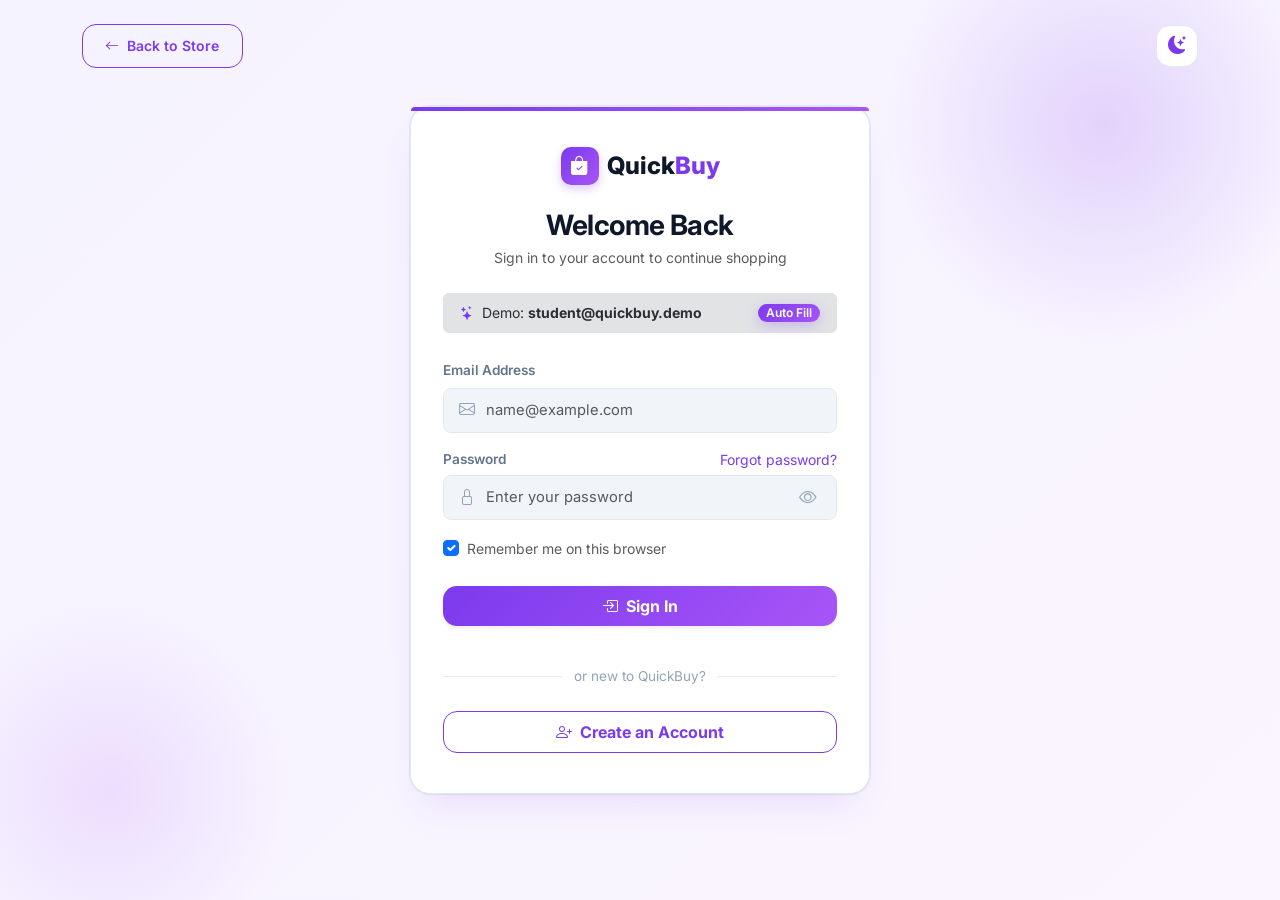
<file: login.html>
<!DOCTYPE html>
<html lang="en" data-bs-theme="light">
<head>
  <meta charset="UTF-8">
  <meta name="viewport" content="width=device-width, initial-scale=1.0">
  <title>Sign In — QuickBuy Smart Shopping</title>
  <meta name="description" content="Sign in to your QuickBuy account to access your saved wishlist, personalized smart picks, and express checkout.">

  <!-- Google Fonts: Inter -->
  <link rel="preconnect" href="https://fonts.googleapis.com">
  <link rel="preconnect" href="https://fonts.gstatic.com" crossorigin>
  <link href="https://fonts.googleapis.com/css2?family=Inter:wght@300;400;500;600;700;800&display=swap" rel="stylesheet">

  <!-- Bootstrap 5.3.3 CSS -->
  <link href="https://cdn.jsdelivr.net/npm/bootstrap@5.3.3/dist/css/bootstrap.min.css" rel="stylesheet">
  
  <!-- Bootstrap Icons 1.11.3 -->
  <link rel="stylesheet" href="https://cdn.jsdelivr.net/npm/bootstrap-icons@1.11.3/font/bootstrap-icons.min.css">

  <!-- Custom Stylesheet -->
  <link rel="stylesheet" href="style.css">
</head>
<body>

  <!-- Top Floating Navigation -->
  <header class="position-absolute top-0 start-0 end-0 p-3 p-md-4 z-3">
    <div class="container d-flex justify-content-between align-items-center">
      <a href="index.html" class="btn btn-sm btn-outline-purple d-inline-flex align-items-center gap-2">
        <i class="bi bi-arrow-left"></i>
        <span>Back to Store</span>
      </a>

      <!-- Theme Toggle Button -->
      <button class="nav-icon-btn" id="themeToggleBtn" title="Toggle Theme" aria-label="Toggle Theme">
        <i class="bi bi-moon-stars-fill text-purple" id="themeToggleIcon"></i>
      </button>
    </div>
  </header>

  <!-- Main Authentication Wrapper -->
  <main class="auth-wrapper">
    <div class="hero-glow-1"></div>
    <div class="hero-glow-2"></div>

    <div class="auth-card">
      <!-- Brand Logo -->
      <div class="text-center mb-4">
        <a href="index.html" class="auth-brand-logo">
          <span class="brand-icon-box">
            <i class="bi bi-bag-check-fill"></i>
          </span>
          <span>Quick<span class="text-purple">Buy</span></span>
        </a>
        <h3 class="fw-bold mb-1">Welcome Back</h3>
        <p class="text-muted small">Sign in to your account to continue shopping</p>
      </div>

      <!-- Quick Demo Credentials Box -->
      <div class="alert alert-secondary border py-2 px-3 small mb-4 d-flex justify-content-between align-items-center">
        <div>
          <i class="bi bi-stars text-purple me-1"></i>
          <span>Demo: <strong>student@quickbuy.demo</strong></span>
        </div>
        <button type="button" class="btn btn-sm btn-purple py-0 px-2" style="font-size: 0.75rem;" onclick="fillDemoCredentials()">
          Auto Fill
        </button>
      </div>

      <!-- Login Form -->
      <form id="loginForm" novalidate>
        <!-- Alert feedback -->
        <div id="loginAlertBox" class="d-none alert alert-danger py-2 px-3 small mb-3"></div>

        <!-- Email Field -->
        <div class="mb-3">
          <label for="loginEmail" class="form-label">Email Address</label>
          <div class="auth-input-group">
            <i class="bi bi-envelope auth-input-icon"></i>
            <input type="email" class="form-control auth-input" id="loginEmail" placeholder="name@example.com" required autocomplete="email">
          </div>
        </div>

        <!-- Password Field -->
        <div class="mb-3">
          <div class="d-flex justify-content-between align-items-center mb-1">
            <label for="loginPassword" class="form-label mb-0">Password</label>
            <a href="javascript:void(0)" class="small text-purple" data-bs-toggle="modal" data-bs-target="#forgotPasswordModal">
              Forgot password?
            </a>
          </div>
          <div class="auth-input-group">
            <i class="bi bi-lock auth-input-icon"></i>
            <input type="password" class="form-control auth-input pe-5" id="loginPassword" placeholder="Enter your password" required autocomplete="current-password">
            <button type="button" class="auth-password-toggle" id="togglePasswordBtn" aria-label="Toggle password visibility">
              <i class="bi bi-eye" id="togglePasswordIcon"></i>
            </button>
          </div>
        </div>

        <!-- Remember Me Checkbox -->
        <div class="form-check mb-4">
          <input class="form-check-input" type="checkbox" id="rememberMeCheckbox" checked>
          <label class="form-check-label small text-muted" for="rememberMeCheckbox">
            Remember me on this browser
          </label>
        </div>

        <!-- Submit Button -->
        <button type="submit" class="btn btn-purple w-100 py-2 fw-bold mb-3 shadow-sm" id="submitLoginBtn">
          <i class="bi bi-box-arrow-in-right me-1"></i> Sign In
        </button>
      </form>

      <!-- Divider -->
      <div class="auth-divider">or new to QuickBuy?</div>

      <!-- Register Link -->
      <div class="text-center">
        <a href="register.html" class="btn btn-outline-purple w-100 py-2 fw-bold">
          <i class="bi bi-person-plus me-1"></i> Create an Account
        </a>
      </div>
    </div>
  </main>

  <!-- ========================================================================
       FORGOT PASSWORD SIMULATION MODAL
       ======================================================================== -->
  <div class="modal fade" id="forgotPasswordModal" tabindex="-1" aria-labelledby="forgotPasswordModalLabel" aria-hidden="true">
    <div class="modal-dialog modal-dialog-centered">
      <div class="modal-content">
        <div class="modal-header">
          <h5 class="modal-title fw-bold" id="forgotPasswordModalLabel">
            <i class="bi bi-key-fill text-purple me-1"></i> Reset Password
          </h5>
          <button type="button" class="btn-close" data-bs-dismiss="modal" aria-label="Close"></button>
        </div>
        <form id="forgotPasswordForm">
          <div class="modal-body p-4">
            <p class="text-muted small mb-3">
              Enter your registered email address and we will simulate sending a password reset link to your inbox.
            </p>
            <div class="mb-3">
              <label for="resetEmail" class="form-label">Email Address</label>
              <input type="email" class="form-control" id="resetEmail" placeholder="name@example.com" required>
            </div>
          </div>
          <div class="modal-footer">
            <button type="button" class="btn btn-outline-secondary btn-sm" data-bs-dismiss="modal">Cancel</button>
            <button type="submit" class="btn btn-purple btn-sm px-3 fw-bold">
              Send Reset Link
            </button>
          </div>
        </form>
      </div>
    </div>
  </div>

  <!-- Toast Container -->
  <div class="toast-container position-fixed bottom-0 end-0 p-3" id="toastContainer"></div>

  <!-- Bootstrap 5.3.3 Bundle -->
  <script src="https://cdn.jsdelivr.net/npm/bootstrap@5.3.3/dist/js/bootstrap.bundle.min.js"></script>

  <!-- Login Logic Script -->
  <script>
    // Theme initialization
    const savedTheme = localStorage.getItem("quickbuy_theme");
    const systemPrefersDark = window.matchMedia && window.matchMedia("(prefers-color-scheme: dark)").matches;
    let currentTheme = savedTheme ? savedTheme : (systemPrefersDark ? "dark" : "light");
    document.documentElement.setAttribute("data-bs-theme", currentTheme);

    const themeToggleBtn = document.getElementById("themeToggleBtn");
    const themeIcon = document.getElementById("themeToggleIcon");
    if (themeIcon) {
      themeIcon.className = currentTheme === "dark" ? "bi bi-sun-fill text-warning" : "bi bi-moon-stars-fill text-purple";
    }

    if (themeToggleBtn) {
      themeToggleBtn.addEventListener("click", () => {
        currentTheme = currentTheme === "light" ? "dark" : "light";
        localStorage.setItem("quickbuy_theme", currentTheme);
        document.documentElement.setAttribute("data-bs-theme", currentTheme);
        if (themeIcon) {
          themeIcon.className = currentTheme === "dark" ? "bi bi-sun-fill text-warning" : "bi bi-moon-stars-fill text-purple";
        }
      });
    }

    // Toast helper
    function showToast(message, type = "info") {
      const container = document.getElementById("toastContainer");
      if (!container) return;
      const borderClass = type === "success" ? "border-success text-success" : type === "danger" ? "border-danger text-danger" : "border-purple text-purple";
      const iconClass = type === "success" ? "bi-check-circle-fill text-success" : type === "danger" ? "bi-exclamation-octagon-fill text-danger" : "bi-info-circle-fill text-purple";
      
      const toastEl = document.createElement("div");
      toastEl.className = `toast align-items-center custom-toast ${borderClass} border-2 show mb-2`;
      toastEl.innerHTML = `
        <div class="d-flex">
          <div class="toast-body d-flex align-items-center gap-2">
            <i class="bi ${iconClass} fs-5"></i>
            <span>${message}</span>
          </div>
          <button type="button" class="btn-close me-2 m-auto" data-bs-dismiss="toast"></button>
        </div>
      `;
      container.appendChild(toastEl);
      setTimeout(() => {
        toastEl.classList.remove("show");
        setTimeout(() => toastEl.remove(), 300);
      }, 3500);
    }

    // Toggle Password Visibility
    const togglePasswordBtn = document.getElementById("togglePasswordBtn");
    const passwordInput = document.getElementById("loginPassword");
    const togglePasswordIcon = document.getElementById("togglePasswordIcon");

    if (togglePasswordBtn && passwordInput && togglePasswordIcon) {
      togglePasswordBtn.addEventListener("click", () => {
        const isPassword = passwordInput.getAttribute("type") === "password";
        passwordInput.setAttribute("type", isPassword ? "text" : "password");
        togglePasswordIcon.className = isPassword ? "bi bi-eye-slash" : "bi bi-eye";
      });
    }

    // Auto-fill Demo Credentials
    function fillDemoCredentials() {
      document.getElementById("loginEmail").value = "student@quickbuy.demo";
      document.getElementById("loginPassword").value = "demo123";
      showToast("Demo credentials filled!", "info");
    }

    // Handle Login Form Submit
    const loginForm = document.getElementById("loginForm");
    const alertBox = document.getElementById("loginAlertBox");

    loginForm.addEventListener("submit", (e) => {
      e.preventDefault();
      alertBox.classList.add("d-none");

      const email = document.getElementById("loginEmail").value.trim().toLowerCase();
      const password = document.getElementById("loginPassword").value.trim();

      if (!email || !password) {
        alertBox.textContent = "Please enter both email address and password.";
        alertBox.classList.remove("d-none");
        return;
      }

      // Check registered users in localStorage
      const users = JSON.parse(localStorage.getItem("quickbuy_users")) || [];
      
      // Default demo user
      const isDemoUser = (email === "student@quickbuy.demo" && password === "demo123");
      const matchedUser = isDemoUser 
        ? { name: "Alex Student", email: "student@quickbuy.demo" }
        : users.find(u => u.email.toLowerCase() === email && u.password === password);

      if (matchedUser) {
        // Save current user session
        localStorage.setItem("quickbuy_current_user", JSON.stringify({
          name: matchedUser.name,
          email: matchedUser.email,
          loggedInAt: new Date().toISOString()
        }));

        showToast(`Welcome back, ${matchedUser.name}! Redirecting to store...`, "success");
        
        setTimeout(() => {
          window.location.href = "index.html";
        }, 1200);
      } else {
        alertBox.textContent = "Invalid email or password. Use demo credentials or create an account.";
        alertBox.classList.remove("d-none");
        showToast("Invalid credentials.", "danger");
      }
    });

    // Forgot Password Form Submit
    const forgotForm = document.getElementById("forgotPasswordForm");
    if (forgotForm) {
      forgotForm.addEventListener("submit", (e) => {
        e.preventDefault();
        const email = document.getElementById("resetEmail").value.trim();
        const modalEl = document.getElementById("forgotPasswordModal");
        const modal = bootstrap.Modal.getInstance(modalEl);
        if (modal) modal.hide();
        showToast(`Password reset link simulated for ${email}. Check your email!`, "success");
        forgotForm.reset();
      });
    }

    // Auto-fill email if passed in URL query param (e.g. from register.html?email=...)
    const urlParams = new URLSearchParams(window.location.search);
    const emailParam = urlParams.get("email");
    if (emailParam) {
      document.getElementById("loginEmail").value = emailParam;
      document.getElementById("loginPassword").focus();
    }
  </script>
</body>
</html>
</file>
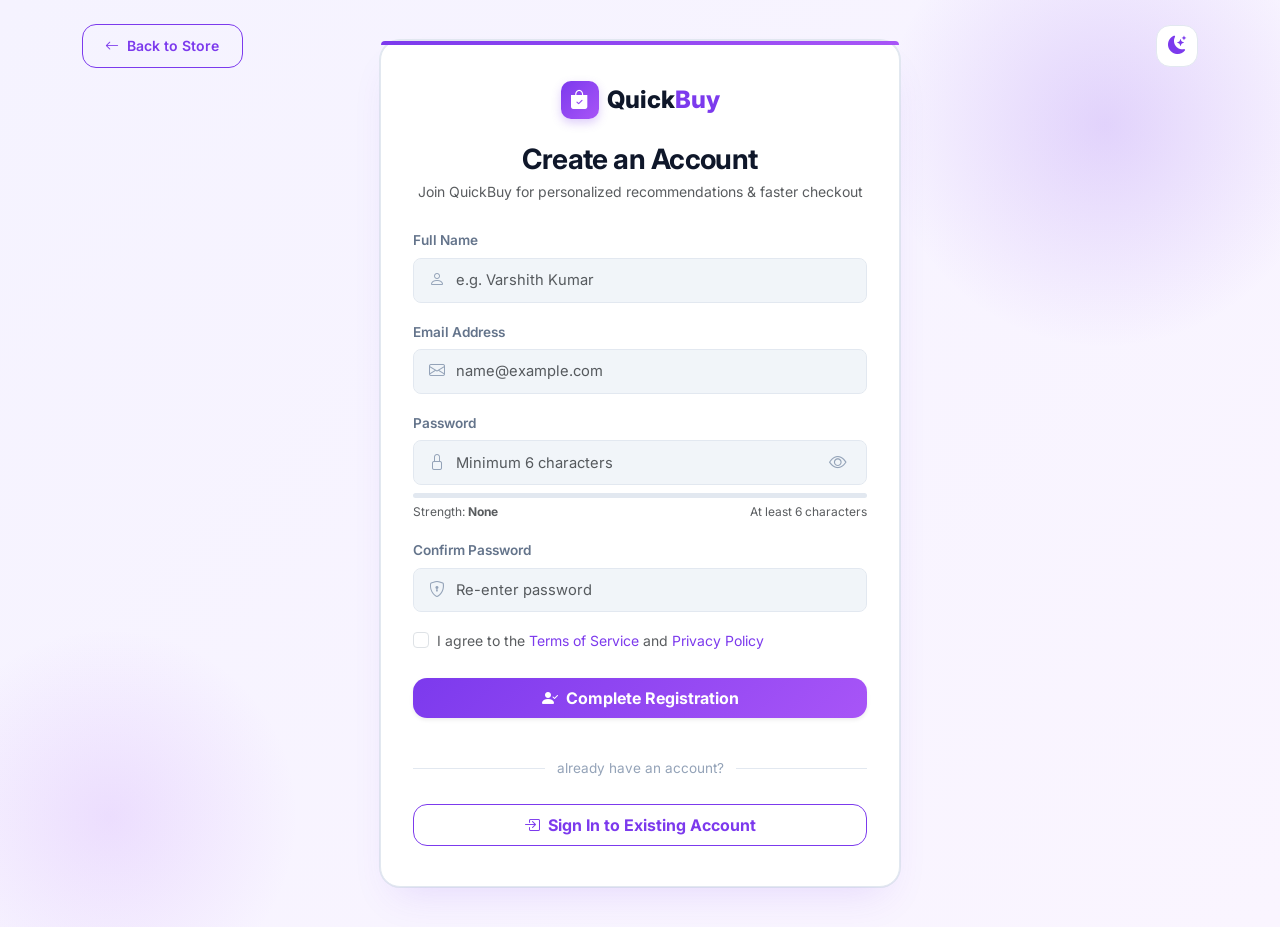
<file: register.html>
<!DOCTYPE html>
<html lang="en" data-bs-theme="light">
<head>
  <meta charset="UTF-8">
  <meta name="viewport" content="width=device-width, initial-scale=1.0">
  <title>Create Account — QuickBuy Smart Shopping</title>
  <meta name="description" content="Create a new QuickBuy account to enjoy personalized smart picks, express checkout, and persistent cart & wishlist.">

  <!-- Google Fonts: Inter -->
  <link rel="preconnect" href="https://fonts.googleapis.com">
  <link rel="preconnect" href="https://fonts.gstatic.com" crossorigin>
  <link href="https://fonts.googleapis.com/css2?family=Inter:wght@300;400;500;600;700;800&display=swap" rel="stylesheet">

  <!-- Bootstrap 5.3.3 CSS -->
  <link href="https://cdn.jsdelivr.net/npm/bootstrap@5.3.3/dist/css/bootstrap.min.css" rel="stylesheet">
  
  <!-- Bootstrap Icons 1.11.3 -->
  <link rel="stylesheet" href="https://cdn.jsdelivr.net/npm/bootstrap-icons@1.11.3/font/bootstrap-icons.min.css">

  <!-- Custom Stylesheet -->
  <link rel="stylesheet" href="style.css">
</head>
<body>

  <!-- Top Floating Navigation -->
  <header class="position-absolute top-0 start-0 end-0 p-3 p-md-4 z-3">
    <div class="container d-flex justify-content-between align-items-center">
      <a href="index.html" class="btn btn-sm btn-outline-purple d-inline-flex align-items-center gap-2">
        <i class="bi bi-arrow-left"></i>
        <span>Back to Store</span>
      </a>

      <!-- Theme Toggle Button -->
      <button class="nav-icon-btn" id="themeToggleBtn" title="Toggle Theme" aria-label="Toggle Theme">
        <i class="bi bi-moon-stars-fill text-purple" id="themeToggleIcon"></i>
      </button>
    </div>
  </header>

  <!-- Main Authentication Wrapper -->
  <main class="auth-wrapper">
    <div class="hero-glow-1"></div>
    <div class="hero-glow-2"></div>

    <div class="auth-card auth-card-wide">
      <!-- Brand Logo -->
      <div class="text-center mb-4">
        <a href="index.html" class="auth-brand-logo">
          <span class="brand-icon-box">
            <i class="bi bi-bag-check-fill"></i>
          </span>
          <span>Quick<span class="text-purple">Buy</span></span>
        </a>
        <h3 class="fw-bold mb-1">Create an Account</h3>
        <p class="text-muted small">Join QuickBuy for personalized recommendations & faster checkout</p>
      </div>

      <!-- Registration Form -->
      <form id="registerForm" novalidate>
        <!-- Alert feedback -->
        <div id="registerAlertBox" class="d-none alert alert-danger py-2 px-3 small mb-3"></div>

        <!-- Full Name -->
        <div class="mb-3">
          <label for="regName" class="form-label">Full Name</label>
          <div class="auth-input-group">
            <i class="bi bi-person auth-input-icon"></i>
            <input type="text" class="form-control auth-input" id="regName" placeholder="e.g. Varshith Kumar" required autocomplete="name">
          </div>
        </div>

        <!-- Email Address -->
        <div class="mb-3">
          <label for="regEmail" class="form-label">Email Address</label>
          <div class="auth-input-group">
            <i class="bi bi-envelope auth-input-icon"></i>
            <input type="email" class="form-control auth-input" id="regEmail" placeholder="name@example.com" required autocomplete="email">
          </div>
        </div>

        <!-- Password -->
        <div class="mb-3">
          <label for="regPassword" class="form-label">Password</label>
          <div class="auth-input-group">
            <i class="bi bi-lock auth-input-icon"></i>
            <input type="password" class="form-control auth-input pe-5" id="regPassword" placeholder="Minimum 6 characters" required autocomplete="new-password">
            <button type="button" class="auth-password-toggle" id="toggleRegPasswordBtn" aria-label="Toggle password visibility">
              <i class="bi bi-eye" id="toggleRegPasswordIcon"></i>
            </button>
          </div>
          <!-- Live Strength Meter -->
          <div class="password-strength-bar">
            <div id="passwordStrengthFill" class="password-strength-fill"></div>
          </div>
          <div class="d-flex justify-content-between small text-muted mt-1" style="font-size: 0.75rem;">
            <span>Strength: <strong id="passwordStrengthLabel">None</strong></span>
            <span>At least 6 characters</span>
          </div>
        </div>

        <!-- Confirm Password -->
        <div class="mb-3">
          <label for="regConfirmPassword" class="form-label">Confirm Password</label>
          <div class="auth-input-group">
            <i class="bi bi-shield-lock auth-input-icon"></i>
            <input type="password" class="form-control auth-input" id="regConfirmPassword" placeholder="Re-enter password" required autocomplete="new-password">
          </div>
          <div id="passwordMatchFeedback" class="small mt-1" style="font-size: 0.75rem;"></div>
        </div>

        <!-- Terms & Conditions Checkbox -->
        <div class="form-check mb-4">
          <input class="form-check-input" type="checkbox" id="agreeTermsCheckbox" required>
          <label class="form-check-label small text-muted" for="agreeTermsCheckbox">
            I agree to the <a href="javascript:void(0)" class="text-purple">Terms of Service</a> and <a href="javascript:void(0)" class="text-purple">Privacy Policy</a>
          </label>
        </div>

        <!-- Submit Button -->
        <button type="submit" class="btn btn-purple w-100 py-2 fw-bold mb-3 shadow-sm" id="submitRegisterBtn">
          <i class="bi bi-person-check-fill me-1"></i> Complete Registration
        </button>
      </form>

      <!-- Divider -->
      <div class="auth-divider">already have an account?</div>

      <!-- Login Link -->
      <div class="text-center">
        <a href="login.html" class="btn btn-outline-purple w-100 py-2 fw-bold">
          <i class="bi bi-box-arrow-in-right me-1"></i> Sign In to Existing Account
        </a>
      </div>
    </div>
  </main>

  <!-- Toast Container -->
  <div class="toast-container position-fixed bottom-0 end-0 p-3" id="toastContainer"></div>

  <!-- Bootstrap 5.3.3 Bundle -->
  <script src="https://cdn.jsdelivr.net/npm/bootstrap@5.3.3/dist/js/bootstrap.bundle.min.js"></script>

  <!-- Register Logic Script -->
  <script>
    // Theme initialization
    const savedTheme = localStorage.getItem("quickbuy_theme");
    const systemPrefersDark = window.matchMedia && window.matchMedia("(prefers-color-scheme: dark)").matches;
    let currentTheme = savedTheme ? savedTheme : (systemPrefersDark ? "dark" : "light");
    document.documentElement.setAttribute("data-bs-theme", currentTheme);

    const themeToggleBtn = document.getElementById("themeToggleBtn");
    const themeIcon = document.getElementById("themeToggleIcon");
    if (themeIcon) {
      themeIcon.className = currentTheme === "dark" ? "bi bi-sun-fill text-warning" : "bi bi-moon-stars-fill text-purple";
    }

    if (themeToggleBtn) {
      themeToggleBtn.addEventListener("click", () => {
        currentTheme = currentTheme === "light" ? "dark" : "light";
        localStorage.setItem("quickbuy_theme", currentTheme);
        document.documentElement.setAttribute("data-bs-theme", currentTheme);
        if (themeIcon) {
          themeIcon.className = currentTheme === "dark" ? "bi bi-sun-fill text-warning" : "bi bi-moon-stars-fill text-purple";
        }
      });
    }

    // Toast helper
    function showToast(message, type = "info") {
      const container = document.getElementById("toastContainer");
      if (!container) return;
      const borderClass = type === "success" ? "border-success text-success" : type === "danger" ? "border-danger text-danger" : "border-purple text-purple";
      const iconClass = type === "success" ? "bi-check-circle-fill text-success" : type === "danger" ? "bi-exclamation-octagon-fill text-danger" : "bi-info-circle-fill text-purple";
      
      const toastEl = document.createElement("div");
      toastEl.className = `toast align-items-center custom-toast ${borderClass} border-2 show mb-2`;
      toastEl.innerHTML = `
        <div class="d-flex">
          <div class="toast-body d-flex align-items-center gap-2">
            <i class="bi ${iconClass} fs-5"></i>
            <span>${message}</span>
          </div>
          <button type="button" class="btn-close me-2 m-auto" data-bs-dismiss="toast"></button>
        </div>
      `;
      container.appendChild(toastEl);
      setTimeout(() => {
        toastEl.classList.remove("show");
        setTimeout(() => toastEl.remove(), 300);
      }, 3500);
    }

    // Toggle Password Visibility
    const toggleRegPasswordBtn = document.getElementById("toggleRegPasswordBtn");
    const regPasswordInput = document.getElementById("regPassword");
    const toggleRegPasswordIcon = document.getElementById("toggleRegPasswordIcon");

    if (toggleRegPasswordBtn && regPasswordInput && toggleRegPasswordIcon) {
      toggleRegPasswordBtn.addEventListener("click", () => {
        const isPassword = regPasswordInput.getAttribute("type") === "password";
        regPasswordInput.setAttribute("type", isPassword ? "text" : "password");
        toggleRegPasswordIcon.className = isPassword ? "bi bi-eye-slash" : "bi bi-eye";
      });
    }

    // Live Password Strength Meter
    const strengthFill = document.getElementById("passwordStrengthFill");
    const strengthLabel = document.getElementById("passwordStrengthLabel");

    regPasswordInput.addEventListener("input", (e) => {
      const val = e.target.value;
      if (!val) {
        strengthFill.style.width = "0%";
        strengthLabel.textContent = "None";
        strengthLabel.className = "text-muted";
        return;
      }

      let score = 0;
      if (val.length >= 6) score++;
      if (/[A-Z]/.test(val) && /[0-9]/.test(val)) score++;
      if (/[^A-Za-z0-9]/.test(val) || val.length >= 10) score++;

      if (score === 1) {
        strengthFill.style.width = "33%";
        strengthFill.className = "password-strength-fill bg-danger";
        strengthLabel.textContent = "Weak";
        strengthLabel.className = "text-danger fw-bold";
      } else if (score === 2) {
        strengthFill.style.width = "66%";
        strengthFill.className = "password-strength-fill bg-warning";
        strengthLabel.textContent = "Medium";
        strengthLabel.className = "text-warning fw-bold";
      } else {
        strengthFill.style.width = "100%";
        strengthFill.className = "password-strength-fill bg-success";
        strengthLabel.textContent = "Strong";
        strengthLabel.className = "text-success fw-bold";
      }
    });

    // Live Password Confirmation Check
    const regConfirmInput = document.getElementById("regConfirmPassword");
    const matchFeedback = document.getElementById("passwordMatchFeedback");

    function checkPasswordMatch() {
      const pwd = regPasswordInput.value;
      const confirm = regConfirmInput.value;

      if (!confirm) {
        matchFeedback.innerHTML = "";
        return;
      }

      if (pwd === confirm) {
        matchFeedback.innerHTML = '<span class="text-success"><i class="bi bi-check-circle-fill me-1"></i> Passwords match!</span>';
      } else {
        matchFeedback.innerHTML = '<span class="text-danger"><i class="bi bi-x-circle-fill me-1"></i> Passwords do not match</span>';
      }
    }

    regPasswordInput.addEventListener("input", checkPasswordMatch);
    regConfirmInput.addEventListener("input", checkPasswordMatch);

    // Handle Form Submit
    const registerForm = document.getElementById("registerForm");
    const alertBox = document.getElementById("registerAlertBox");

    registerForm.addEventListener("submit", (e) => {
      e.preventDefault();
      alertBox.classList.add("d-none");

      const name = document.getElementById("regName").value.trim();
      const email = document.getElementById("regEmail").value.trim().toLowerCase();
      const password = regPasswordInput.value;
      const confirmPassword = regConfirmInput.value;
      const agreeTerms = document.getElementById("agreeTermsCheckbox").checked;

      // Validation
      if (!name || name.length < 2) {
        alertBox.textContent = "Please provide your full name (at least 2 characters).";
        alertBox.classList.remove("d-none");
        return;
      }

      const emailRegex = /^[^\s@]+@[^\s@]+\.[^\s@]+$/;
      if (!email || !emailRegex.test(email)) {
        alertBox.textContent = "Please provide a valid email address.";
        alertBox.classList.remove("d-none");
        return;
      }

      if (password.length < 6) {
        alertBox.textContent = "Password must be at least 6 characters long.";
        alertBox.classList.remove("d-none");
        return;
      }

      if (password !== confirmPassword) {
        alertBox.textContent = "Passwords do not match. Please verify.";
        alertBox.classList.remove("d-none");
        return;
      }

      if (!agreeTerms) {
        alertBox.textContent = "You must agree to the Terms of Service to register.";
        alertBox.classList.remove("d-none");
        return;
      }

      // Check if user already exists
      const users = JSON.parse(localStorage.getItem("quickbuy_users")) || [];
      const userExists = users.some(u => u.email.toLowerCase() === email) || email === "student@quickbuy.demo";

      if (userExists) {
        alertBox.textContent = "An account with this email address already exists. Please sign in.";
        alertBox.classList.remove("d-none");
        showToast("Email already registered.", "warning");
        return;
      }

      // Save new user
      const newUser = {
        name: name,
        email: email,
        password: password,
        registeredAt: new Date().toISOString()
      };

      users.push(newUser);
      localStorage.setItem("quickbuy_users", JSON.stringify(users));

      // Auto login
      localStorage.setItem("quickbuy_current_user", JSON.stringify({
        name: newUser.name,
        email: newUser.email,
        loggedInAt: new Date().toISOString()
      }));

      showToast(`Account created successfully! Welcome, ${newUser.name}!`, "success");

      setTimeout(() => {
        window.location.href = "index.html";
      }, 1200);
    });
  </script>
</body>
</html>
</file>
<file: style.css>
/* ==========================================================================
   QuickBuy — Smart Shopping Website
   Custom Stylesheet (style.css)
   Clean White & Black Theme with Vibrant Purple Accents
   ========================================================================== */

/* --------------------------------------------------------------------------
   1. CSS Custom Properties / Theme Variables
   -------------------------------------------------------------------------- */
:root {
  /* Purple Brand Palette */
  --primary-purple: #7c3aed;
  --primary-purple-hover: #6d28d9;
  --primary-purple-active: #5b21b6;
  --purple-light: #f3e8ff;
  --purple-border: #d8b4fe;
  --purple-glow: rgba(124, 58, 237, 0.25);
  --purple-gradient: linear-gradient(135deg, #7c3aed 0%, #a855f7 100%);
  --purple-gradient-subtle: linear-gradient(135deg, #f5f3ff 0%, #faf5ff 100%);

  /* Light Mode Colors */
  --bg-main: #f8fafc;
  --bg-surface: #ffffff;
  --bg-surface-elevated: #ffffff;
  --bg-secondary: #f1f5f9;
  --border-color: #e2e8f0;
  --border-light: #f1f5f9;
  
  --text-main: #0f172a;
  --text-muted: #64748b;
  --text-dim: #94a3b8;
  --text-inverse: #ffffff;

  --card-shadow: 0 4px 6px -1px rgba(0, 0, 0, 0.05), 0 2px 4px -2px rgba(0, 0, 0, 0.05);
  --card-shadow-hover: 0 20px 25px -5px rgba(124, 58, 237, 0.12), 0 8px 10px -6px rgba(124, 58, 237, 0.08);
  --glass-bg: rgba(255, 255, 255, 0.85);
  --glass-border: rgba(226, 232, 240, 0.8);

  --badge-bg: #f3e8ff;
  --badge-text: #7c3aed;
  --success-color: #10b981;
  --warning-color: #f59e0b;
  --danger-color: #ef4444;

  --transition-speed: 0.25s;
  --radius-sm: 8px;
  --radius-md: 14px;
  --radius-lg: 20px;
  --radius-full: 9999px;
}

/* Dark Mode Theme */
[data-bs-theme="dark"] {
  --bg-main: #0b0f19;
  --bg-surface: #111827;
  --bg-surface-elevated: #1e293b;
  --bg-secondary: #1f2937;
  --border-color: #374151;
  --border-light: #1f2937;

  --text-main: #f8fafc;
  --text-muted: #94a3b8;
  --text-dim: #64748b;
  --text-inverse: #0b0f19;

  --card-shadow: 0 4px 6px -1px rgba(0, 0, 0, 0.4);
  --card-shadow-hover: 0 20px 25px -5px rgba(124, 58, 237, 0.25), 0 8px 10px -6px rgba(0, 0, 0, 0.3);
  --glass-bg: rgba(17, 24, 39, 0.88);
  --glass-border: rgba(55, 65, 81, 0.8);

  --purple-light: rgba(124, 58, 237, 0.18);
  --purple-border: #6d28d9;
  --purple-gradient-subtle: linear-gradient(135deg, #1e1b4b 0%, #111827 100%);
}

/* --------------------------------------------------------------------------
   2. Global Typography & Base Resets
   -------------------------------------------------------------------------- */
* {
  box-sizing: border-box;
}

html {
  scroll-behavior: smooth;
}

body {
  font-family: 'Inter', -apple-system, BlinkMacSystemFont, 'Segoe UI', Roboto, Helvetica, Arial, sans-serif;
  background-color: var(--bg-main);
  color: var(--text-main);
  line-height: 1.6;
  transition: background-color var(--transition-speed) ease, color var(--transition-speed) ease;
  overflow-x: hidden;
}

h1, h2, h3, h4, h5, h6 {
  font-weight: 700;
  color: var(--text-main);
  letter-spacing: -0.02em;
}

a {
  color: var(--primary-purple);
  text-decoration: none;
  transition: color var(--transition-speed) ease;
}

a:hover {
  color: var(--primary-purple-hover);
}

/* Custom Scrollbar */
::-webkit-scrollbar {
  width: 8px;
}
::-webkit-scrollbar-track {
  background: var(--bg-main);
}
::-webkit-scrollbar-thumb {
  background: var(--primary-purple);
  border-radius: var(--radius-full);
}
::-webkit-scrollbar-thumb:hover {
  background: var(--primary-purple-hover);
}

/* --------------------------------------------------------------------------
   3. Utility & Helper Classes
   -------------------------------------------------------------------------- */
.text-purple {
  color: var(--primary-purple) !important;
}

.bg-purple {
  background-color: var(--primary-purple) !important;
  color: #ffffff !important;
}

.bg-purple-subtle {
  background-color: var(--purple-light) !important;
  color: var(--primary-purple) !important;
}

.border-purple {
  border-color: var(--primary-purple) !important;
}

.bg-surface {
  background-color: var(--bg-surface) !important;
}

.bg-surface-elevated {
  background-color: var(--bg-surface-elevated) !important;
}

.gradient-text {
  background: var(--purple-gradient);
  -webkit-background-clip: text;
  -webkit-text-fill-color: transparent;
  display: inline-block;
}

.btn-purple {
  background: var(--purple-gradient);
  color: #ffffff;
  border: none;
  font-weight: 600;
  padding: 0.65rem 1.4rem;
  border-radius: var(--radius-md);
  box-shadow: 0 4px 14px var(--purple-glow);
  transition: all var(--transition-speed) ease;
}

.btn-purple:hover, .btn-purple:focus {
  background: linear-gradient(135deg, #6d28d9 0%, #9333ea 100%);
  color: #ffffff;
  transform: translateY(-2px);
  box-shadow: 0 6px 20px rgba(124, 58, 237, 0.4);
}

.btn-purple:active {
  transform: translateY(0);
}

.btn-outline-purple {
  color: var(--primary-purple);
  border: 1.5px solid var(--primary-purple);
  background: transparent;
  font-weight: 600;
  padding: 0.65rem 1.4rem;
  border-radius: var(--radius-md);
  transition: all var(--transition-speed) ease;
}

.btn-outline-purple:hover, .btn-outline-purple:focus {
  background: var(--primary-purple);
  color: #ffffff;
  transform: translateY(-2px);
  box-shadow: 0 4px 14px var(--purple-glow);
}

.btn-soft {
  background-color: var(--purple-light);
  color: var(--primary-purple);
  border: 1px solid var(--purple-border);
  font-weight: 600;
  border-radius: var(--radius-md);
  transition: all var(--transition-speed) ease;
}

.btn-soft:hover {
  background-color: var(--primary-purple);
  color: #ffffff;
}

/* --------------------------------------------------------------------------
   4. Navbar Styling
   -------------------------------------------------------------------------- */
.navbar-custom {
  background-color: var(--glass-bg);
  backdrop-filter: blur(14px);
  -webkit-backdrop-filter: blur(14px);
  border-bottom: 1px solid var(--border-color);
  transition: all var(--transition-speed) ease;
  z-index: 1030;
  padding-top: 0.75rem;
  padding-bottom: 0.75rem;
}

.navbar-brand-logo {
  display: flex;
  align-items: center;
  gap: 0.5rem;
  font-weight: 800;
  font-size: 1.45rem;
  color: var(--text-main) !important;
  letter-spacing: -0.03em;
}

.brand-icon-box {
  width: 38px;
  height: 38px;
  background: var(--purple-gradient);
  color: #fff;
  border-radius: 10px;
  display: flex;
  align-items: center;
  justify-content: center;
  font-size: 1.2rem;
  box-shadow: 0 4px 10px var(--purple-glow);
}

.nav-link {
  font-weight: 500;
  color: var(--text-muted) !important;
  padding: 0.5rem 0.85rem !important;
  border-radius: var(--radius-sm);
  transition: all var(--transition-speed) ease;
}

.nav-link:hover, .nav-link.active {
  color: var(--primary-purple) !important;
  background-color: var(--purple-light);
}

.nav-icon-btn {
  position: relative;
  width: 42px;
  height: 42px;
  border-radius: var(--radius-md);
  border: 1px solid var(--border-color);
  background-color: var(--bg-surface);
  color: var(--text-main);
  display: flex;
  align-items: center;
  justify-content: center;
  font-size: 1.15rem;
  cursor: pointer;
  transition: all var(--transition-speed) ease;
}

.nav-icon-btn:hover {
  border-color: var(--primary-purple);
  color: var(--primary-purple);
  transform: translateY(-2px);
  box-shadow: 0 4px 12px var(--purple-glow);
}

.nav-badge {
  position: absolute;
  top: -6px;
  right: -6px;
  background: var(--purple-gradient);
  color: #ffffff;
  font-size: 0.7rem;
  font-weight: 700;
  padding: 0.2rem 0.45rem;
  border-radius: var(--radius-full);
  min-width: 20px;
  text-align: center;
  border: 2px solid var(--bg-surface);
  box-shadow: 0 2px 6px rgba(0, 0, 0, 0.2);
}

.nav-search-box {
  position: relative;
  max-width: 260px;
  width: 100%;
}

.nav-search-input {
  background-color: var(--bg-secondary);
  border: 1px solid var(--border-color);
  color: var(--text-main);
  border-radius: var(--radius-full);
  padding: 0.45rem 1rem 0.45rem 2.25rem;
  font-size: 0.875rem;
  transition: all var(--transition-speed) ease;
}

.nav-search-input:focus {
  background-color: var(--bg-surface);
  border-color: var(--primary-purple);
  box-shadow: 0 0 0 3px var(--purple-glow);
  outline: none;
}

.nav-search-icon {
  position: absolute;
  left: 0.85rem;
  top: 50%;
  transform: translateY(-50%);
  color: var(--text-dim);
  font-size: 0.9rem;
  pointer-events: none;
}

/* --------------------------------------------------------------------------
   5. Hero Section
   -------------------------------------------------------------------------- */
.hero-section {
  position: relative;
  padding: 5rem 0 4rem;
  background: var(--purple-gradient-subtle);
  border-bottom: 1px solid var(--border-color);
  overflow: hidden;
}

.hero-glow-1 {
  position: absolute;
  width: 450px;
  height: 450px;
  top: -100px;
  right: -50px;
  background: radial-gradient(circle, rgba(124, 58, 237, 0.18) 0%, rgba(124, 58, 237, 0) 70%);
  border-radius: 50%;
  pointer-events: none;
}

.hero-glow-2 {
  position: absolute;
  width: 380px;
  height: 380px;
  bottom: -80px;
  left: -80px;
  background: radial-gradient(circle, rgba(168, 85, 247, 0.14) 0%, rgba(168, 85, 247, 0) 70%);
  border-radius: 50%;
  pointer-events: none;
}

.hero-pill {
  display: inline-flex;
  align-items: center;
  gap: 0.5rem;
  padding: 0.4rem 1rem;
  background-color: var(--purple-light);
  color: var(--primary-purple);
  border: 1px solid var(--purple-border);
  border-radius: var(--radius-full);
  font-size: 0.85rem;
  font-weight: 600;
  margin-bottom: 1.25rem;
}

.hero-title {
  font-size: 3.25rem;
  font-weight: 800;
  line-height: 1.15;
  margin-bottom: 1.25rem;
}

.hero-subtitle {
  font-size: 1.2rem;
  color: var(--text-muted);
  max-width: 540px;
  margin-bottom: 2rem;
}

.hero-card-stack {
  position: relative;
  padding: 1.5rem;
}

.hero-main-card {
  background-color: var(--bg-surface);
  border-radius: var(--radius-lg);
  border: 1px solid var(--border-color);
  box-shadow: 0 25px 50px -12px rgba(124, 58, 237, 0.25);
  overflow: hidden;
  position: relative;
  transition: transform 0.4s ease;
}

.hero-main-card:hover {
  transform: translateY(-6px);
}

.hero-card-img {
  width: 100%;
  height: 320px;
  object-fit: cover;
}

.floating-badge {
  position: absolute;
  background-color: var(--glass-bg);
  backdrop-filter: blur(10px);
  border: 1px solid var(--glass-border);
  border-radius: var(--radius-md);
  padding: 0.75rem 1rem;
  box-shadow: 0 10px 25px rgba(0, 0, 0, 0.1);
  display: flex;
  align-items: center;
  gap: 0.75rem;
  z-index: 5;
  animation: float 4s ease-in-out infinite alternate;
}

.floating-badge-1 {
  bottom: 20px;
  left: -20px;
}

.floating-badge-2 {
  top: 25px;
  right: -20px;
  animation-delay: -2s;
}

@keyframes float {
  0% { transform: translateY(0px); }
  100% { transform: translateY(-10px); }
}

/* Feature badges under hero */
.feature-badge-box {
  background-color: var(--bg-surface);
  border: 1px solid var(--border-color);
  border-radius: var(--radius-md);
  padding: 1.25rem 1rem;
  text-align: center;
  box-shadow: var(--card-shadow);
  transition: all var(--transition-speed) ease;
  height: 100%;
}

.feature-badge-box:hover {
  border-color: var(--primary-purple);
  transform: translateY(-3px);
  box-shadow: var(--card-shadow-hover);
}

.feature-badge-icon {
  width: 48px;
  height: 48px;
  background: var(--purple-light);
  color: var(--primary-purple);
  border-radius: 12px;
  display: inline-flex;
  align-items: center;
  justify-content: center;
  font-size: 1.4rem;
  margin-bottom: 0.75rem;
}

/* --------------------------------------------------------------------------
   6. Categories Section
   -------------------------------------------------------------------------- */
.category-card {
  background-color: var(--bg-surface);
  border: 1px solid var(--border-color);
  border-radius: var(--radius-lg);
  padding: 1.5rem 1.25rem;
  text-align: center;
  cursor: pointer;
  box-shadow: var(--card-shadow);
  transition: all var(--transition-speed) cubic-bezier(0.4, 0, 0.2, 1);
  position: relative;
  overflow: hidden;
}

.category-card::before {
  content: '';
  position: absolute;
  top: 0;
  left: 0;
  right: 0;
  height: 4px;
  background: var(--purple-gradient);
  opacity: 0;
  transition: opacity var(--transition-speed) ease;
}

.category-card:hover {
  transform: translateY(-6px);
  border-color: var(--primary-purple);
  box-shadow: var(--card-shadow-hover);
}

.category-card:hover::before {
  opacity: 1;
}

.category-icon-wrapper {
  width: 64px;
  height: 64px;
  margin: 0 auto 1rem;
  border-radius: 18px;
  background: var(--purple-light);
  color: var(--primary-purple);
  display: flex;
  align-items: center;
  justify-content: center;
  font-size: 1.8rem;
  transition: all var(--transition-speed) ease;
}

.category-card:hover .category-icon-wrapper {
  background: var(--purple-gradient);
  color: #ffffff;
  transform: scale(1.1);
}

/* --------------------------------------------------------------------------
   7. Smart Picks (Personalized Recommendation System)
   -------------------------------------------------------------------------- */
.smart-picks-container {
  background-color: var(--bg-surface);
  border: 2px solid var(--purple-border);
  border-radius: var(--radius-lg);
  box-shadow: 0 10px 30px var(--purple-glow);
  position: relative;
  overflow: hidden;
}

.smart-picks-header-badge {
  background: var(--purple-gradient);
  color: #fff;
  padding: 0.35rem 1rem;
  border-radius: var(--radius-full);
  font-size: 0.8rem;
  font-weight: 700;
  text-transform: uppercase;
  letter-spacing: 0.05em;
  display: inline-flex;
  align-items: center;
  gap: 0.4rem;
}

.smart-picker-card {
  background-color: var(--bg-secondary);
  border: 1px solid var(--border-color);
  border-radius: var(--radius-md);
  padding: 1.5rem;
}

.budget-slider-display {
  font-size: 1.75rem;
  font-weight: 800;
  color: var(--primary-purple);
}

.budget-progress-bar {
  height: 10px;
  border-radius: var(--radius-full);
  background-color: var(--border-color);
  overflow: hidden;
}

.budget-progress-fill {
  height: 100%;
  background: var(--purple-gradient);
  transition: width 0.4s ease;
}

.recommendation-card {
  background-color: var(--bg-surface);
  border: 1.5px solid var(--purple-border);
  border-radius: var(--radius-md);
  box-shadow: var(--card-shadow);
  transition: all var(--transition-speed) ease;
  position: relative;
  overflow: hidden;
}

.recommendation-card:hover {
  transform: translateY(-4px);
  box-shadow: var(--card-shadow-hover);
}

.match-reason-badge {
  background-color: var(--purple-light);
  color: var(--primary-purple);
  border: 1px dashed var(--primary-purple);
  border-radius: var(--radius-sm);
  padding: 0.5rem 0.75rem;
  font-size: 0.825rem;
  margin-bottom: 0.75rem;
}

/* --------------------------------------------------------------------------
   8. Shop & Product Card Grid
   -------------------------------------------------------------------------- */
.filter-pill {
  padding: 0.45rem 1.15rem;
  border-radius: var(--radius-full);
  border: 1px solid var(--border-color);
  background-color: var(--bg-surface);
  color: var(--text-muted);
  font-size: 0.875rem;
  font-weight: 500;
  cursor: pointer;
  transition: all var(--transition-speed) ease;
  user-select: none;
}

.filter-pill:hover {
  border-color: var(--primary-purple);
  color: var(--primary-purple);
}

.filter-pill.active {
  background: var(--purple-gradient);
  color: #ffffff;
  border-color: transparent;
  box-shadow: 0 4px 10px var(--purple-glow);
}

.product-card {
  background-color: var(--bg-surface);
  border: 1px solid var(--border-color);
  border-radius: var(--radius-md);
  overflow: hidden;
  box-shadow: var(--card-shadow);
  transition: all var(--transition-speed) cubic-bezier(0.4, 0, 0.2, 1);
  display: flex;
  flex-direction: column;
  height: 100%;
  position: relative;
}

.product-card:hover {
  transform: translateY(-6px);
  border-color: var(--purple-border);
  box-shadow: var(--card-shadow-hover);
}

.product-img-wrapper {
  position: relative;
  width: 100%;
  padding-top: 85%; /* 4:3 Aspect ratio */
  background-color: var(--bg-secondary);
  overflow: hidden;
}

.product-card-img {
  position: absolute;
  top: 0;
  left: 0;
  width: 100%;
  height: 100%;
  object-fit: cover;
  transition: transform 0.5s ease;
}

.product-card:hover .product-card-img {
  transform: scale(1.08);
}

.product-tag-badge {
  position: absolute;
  top: 12px;
  left: 12px;
  z-index: 2;
  font-size: 0.72rem;
  font-weight: 700;
  padding: 0.25rem 0.65rem;
  border-radius: var(--radius-sm);
  text-transform: uppercase;
  letter-spacing: 0.04em;
}

.product-wishlist-btn {
  position: absolute;
  top: 10px;
  right: 10px;
  z-index: 2;
  width: 36px;
  height: 36px;
  border-radius: 50%;
  background-color: var(--glass-bg);
  backdrop-filter: blur(6px);
  border: 1px solid var(--glass-border);
  color: var(--text-muted);
  display: flex;
  align-items: center;
  justify-content: center;
  font-size: 1.1rem;
  cursor: pointer;
  transition: all var(--transition-speed) ease;
}

.product-wishlist-btn:hover {
  background-color: #ef4444;
  color: #ffffff;
  border-color: #ef4444;
  transform: scale(1.1);
}

.product-wishlist-btn.active {
  background-color: #ef4444;
  color: #ffffff;
  border-color: #ef4444;
}

.product-card-body {
  padding: 1.25rem;
  display: flex;
  flex-direction: column;
  flex-grow: 1;
}

.product-category-text {
  font-size: 0.78rem;
  font-weight: 600;
  text-transform: uppercase;
  letter-spacing: 0.05em;
  color: var(--primary-purple);
  margin-bottom: 0.35rem;
}

.product-title {
  font-size: 1.05rem;
  font-weight: 700;
  color: var(--text-main);
  margin-bottom: 0.4rem;
  line-height: 1.35;
  display: -webkit-box;
  -webkit-line-clamp: 2;
  -webkit-box-orient: vertical;
  overflow: hidden;
  cursor: pointer;
  transition: color var(--transition-speed) ease;
}

.product-title:hover {
  color: var(--primary-purple);
}

.product-rating {
  display: flex;
  align-items: center;
  gap: 0.35rem;
  font-size: 0.85rem;
  color: #f59e0b;
  margin-bottom: 0.65rem;
}

.product-rating-count {
  color: var(--text-dim);
  font-size: 0.8rem;
}

.product-price-row {
  margin-top: auto;
  padding-top: 0.75rem;
  display: flex;
  align-items: baseline;
  gap: 0.5rem;
  margin-bottom: 0.85rem;
}

.product-price {
  font-size: 1.25rem;
  font-weight: 800;
  color: var(--text-main);
}

.product-original-price {
  font-size: 0.9rem;
  color: var(--text-dim);
  text-decoration: line-through;
}

.product-discount-pill {
  font-size: 0.75rem;
  font-weight: 700;
  color: var(--success-color);
  background-color: rgba(16, 185, 129, 0.1);
  padding: 0.15rem 0.45rem;
  border-radius: var(--radius-sm);
}

.product-btn-group {
  display: grid;
  grid-template-columns: 1fr auto;
  gap: 0.5rem;
}

.btn-quick-view {
  width: 42px;
  height: 42px;
  border-radius: var(--radius-md);
  border: 1px solid var(--border-color);
  background-color: var(--bg-surface);
  color: var(--text-muted);
  display: flex;
  align-items: center;
  justify-content: center;
  font-size: 1.1rem;
  transition: all var(--transition-speed) ease;
}

.btn-quick-view:hover {
  border-color: var(--primary-purple);
  color: var(--primary-purple);
  background-color: var(--purple-light);
}

/* --------------------------------------------------------------------------
   9. Offcanvas Shopping Cart & Wishlist
   -------------------------------------------------------------------------- */
.offcanvas {
  background-color: var(--bg-surface);
  color: var(--text-main);
  border-left: 1px solid var(--border-color);
}

.offcanvas-header {
  border-bottom: 1px solid var(--border-color);
  padding: 1.25rem 1.5rem;
}

.cart-item-row {
  display: flex;
  gap: 1rem;
  padding: 1rem 0;
  border-bottom: 1px solid var(--border-color);
  align-items: center;
}

.cart-item-thumb {
  width: 72px;
  height: 72px;
  border-radius: var(--radius-md);
  object-fit: cover;
  border: 1px solid var(--border-color);
  flex-shrink: 0;
}

.qty-control {
  display: inline-flex;
  align-items: center;
  border: 1px solid var(--border-color);
  border-radius: var(--radius-sm);
  background-color: var(--bg-secondary);
}

.qty-btn {
  width: 28px;
  height: 28px;
  border: none;
  background: transparent;
  color: var(--text-main);
  font-weight: 700;
  display: flex;
  align-items: center;
  justify-content: center;
  cursor: pointer;
  transition: background var(--transition-speed) ease;
}

.qty-btn:hover {
  background-color: var(--border-color);
}

.qty-number {
  min-width: 28px;
  text-align: center;
  font-size: 0.85rem;
  font-weight: 600;
}

.cart-summary-card {
  background-color: var(--bg-secondary);
  border: 1px solid var(--border-color);
  border-radius: var(--radius-md);
  padding: 1.25rem;
}

.cart-summary-line {
  display: flex;
  justify-content: space-between;
  margin-bottom: 0.5rem;
  font-size: 0.9rem;
}

/* --------------------------------------------------------------------------
   10. Modals (Product Details & Checkout)
   -------------------------------------------------------------------------- */
.modal-content {
  background-color: var(--bg-surface);
  color: var(--text-main);
  border: 1px solid var(--border-color);
  border-radius: var(--radius-lg);
  box-shadow: 0 25px 50px -12px rgba(0, 0, 0, 0.25);
  overflow: hidden;
}

.modal-header {
  border-bottom: 1px solid var(--border-color);
  padding: 1.25rem 1.5rem;
}

.modal-footer {
  border-top: 1px solid var(--border-color);
  padding: 1.25rem 1.5rem;
}

.form-control, .form-select {
  background-color: var(--bg-secondary);
  border: 1.5px solid var(--border-color);
  color: var(--text-main);
  border-radius: var(--radius-sm);
  padding: 0.65rem 0.9rem;
  font-size: 0.92rem;
  transition: all var(--transition-speed) ease;
}

.form-control:focus, .form-select:focus {
  background-color: var(--bg-surface);
  border-color: var(--primary-purple);
  box-shadow: 0 0 0 3px var(--purple-glow);
  outline: none;
  color: var(--text-main);
}

.form-label {
  font-size: 0.85rem;
  font-weight: 600;
  color: var(--text-muted);
  margin-bottom: 0.35rem;
}

/* --------------------------------------------------------------------------
   11. Toast Notifications Container
   -------------------------------------------------------------------------- */
.toast-container {
  z-index: 1090;
}

.custom-toast {
  background-color: var(--bg-surface-elevated);
  color: var(--text-main);
  border: 1px solid var(--purple-border);
  border-radius: var(--radius-md);
  box-shadow: 0 10px 25px rgba(0, 0, 0, 0.15);
}

/* --------------------------------------------------------------------------
   12. Special Offers Banner
   -------------------------------------------------------------------------- */
.promo-banner {
  background: var(--purple-gradient);
  border-radius: var(--radius-lg);
  color: #ffffff;
  padding: 2.5rem 2rem;
  position: relative;
  overflow: hidden;
  box-shadow: 0 15px 30px var(--purple-glow);
}

.coupon-badge {
  background: rgba(255, 255, 255, 0.2);
  border: 1.5px dashed rgba(255, 255, 255, 0.6);
  backdrop-filter: blur(4px);
  padding: 0.4rem 1rem;
  border-radius: var(--radius-md);
  font-family: monospace;
  font-size: 1.15rem;
  font-weight: 700;
  letter-spacing: 0.05em;
  display: inline-flex;
  align-items: center;
  gap: 0.5rem;
  cursor: pointer;
  transition: transform var(--transition-speed) ease;
}

.coupon-badge:hover {
  transform: scale(1.05);
  background: rgba(255, 255, 255, 0.3);
}

/* --------------------------------------------------------------------------
   13. Footer
   -------------------------------------------------------------------------- */
.footer-custom {
  background-color: var(--bg-surface);
  border-top: 1px solid var(--border-color);
  padding: 4.5rem 0 2rem;
  color: var(--text-muted);
}

.footer-link {
  color: var(--text-muted);
  text-decoration: none;
  display: block;
  margin-bottom: 0.65rem;
  font-size: 0.9rem;
  transition: all var(--transition-speed) ease;
}

.footer-link:hover {
  color: var(--primary-purple);
  transform: translateX(4px);
}

.social-btn {
  width: 38px;
  height: 38px;
  border-radius: 50%;
  background-color: var(--bg-secondary);
  border: 1px solid var(--border-color);
  color: var(--text-muted);
  display: inline-flex;
  align-items: center;
  justify-content: center;
  font-size: 1.05rem;
  transition: all var(--transition-speed) ease;
}

.social-btn:hover {
  background: var(--purple-gradient);
  color: #ffffff;
  border-color: transparent;
  transform: translateY(-3px);
  box-shadow: 0 4px 10px var(--purple-glow);
}

/* --------------------------------------------------------------------------
   14. Responsive Breakpoints
   -------------------------------------------------------------------------- */
@media (max-width: 991.98px) {
  .hero-title {
    font-size: 2.5rem;
  }
  .hero-subtitle {
    font-size: 1.05rem;
  }
  .nav-search-box {
    max-width: 100%;
    margin-top: 0.75rem;
    margin-bottom: 0.75rem;
  }
}

@media (max-width: 575.98px) {
  .hero-title {
    font-size: 2rem;
  }
  .hero-section {
    padding: 3rem 0 2.5rem;
  }
  .floating-badge {
    display: none;
  }
}

/* --------------------------------------------------------------------------
   15. Bootstrap 5 Framework Component Enhancements
   -------------------------------------------------------------------------- */
/* Bootstrap 5 Tag Filter Nav Pills */
.tag-filter-pill {
  color: var(--text-muted);
  background-color: var(--bg-surface);
  border: 1px solid var(--border-color);
  font-weight: 500;
  transition: all var(--transition-speed) ease;
}

.tag-filter-pill:hover {
  border-color: var(--primary-purple);
  color: var(--primary-purple);
}

.tag-filter-pill.active {
  background: var(--purple-gradient) !important;
  color: #ffffff !important;
  border-color: transparent !important;
  box-shadow: 0 4px 10px var(--purple-glow);
}

/* Bootstrap 5 Carousel Customization */
.carousel-indicators [data-bs-target] {
  width: 10px;
  height: 10px;
  border-radius: 50%;
  background-color: var(--primary-purple);
  opacity: 0.4;
  transition: all var(--transition-speed) ease;
}

.carousel-indicators .active {
  opacity: 1;
  width: 26px;
  border-radius: var(--radius-full);
}

/* Bootstrap 5 Accordion Customization */
.accordion-item {
  background-color: var(--bg-surface);
  border-color: var(--border-color);
}

.accordion-button {
  background-color: var(--bg-surface);
  color: var(--text-main);
  box-shadow: none;
}

.accordion-button:not(.collapsed) {
  background-color: var(--purple-light);
  color: var(--primary-purple);
  box-shadow: none;
}

.accordion-button:focus {
  border-color: var(--primary-purple);
  box-shadow: 0 0 0 3px var(--purple-glow);
}

.accordion-button::after {
  filter: invert(0.5);
}

[data-bs-theme="dark"] .accordion-button::after {
  filter: invert(1);
}

/* --------------------------------------------------------------------------
   16. Authentication Pages (login.html & register.html)
   -------------------------------------------------------------------------- */
.auth-wrapper {
  min-height: 100vh;
  display: flex;
  align-items: center;
  justify-content: center;
  padding: 2.5rem 1rem;
  background: var(--purple-gradient-subtle);
  position: relative;
  overflow: hidden;
}

.auth-card {
  background-color: var(--bg-surface);
  border: 1px solid var(--border-color);
  border-radius: var(--radius-lg);
  box-shadow: 0 20px 40px -15px rgba(124, 58, 237, 0.15), 0 0 0 1px var(--border-color);
  padding: 2.5rem 2rem;
  width: 100%;
  max-width: 460px;
  position: relative;
  z-index: 2;
  transition: all var(--transition-speed) ease;
}

.auth-card-wide {
  max-width: 520px;
}

.auth-card::before {
  content: '';
  position: absolute;
  top: 0;
  left: 0;
  right: 0;
  height: 4px;
  background: var(--purple-gradient);
  border-radius: var(--radius-lg) var(--radius-lg) 0 0;
}

.auth-brand-logo {
  display: inline-flex;
  align-items: center;
  gap: 0.5rem;
  font-weight: 800;
  font-size: 1.5rem;
  color: var(--text-main) !important;
  text-decoration: none;
  margin-bottom: 1.5rem;
}

.auth-input-group {
  position: relative;
}

.auth-input-icon {
  position: absolute;
  left: 1rem;
  top: 50%;
  transform: translateY(-50%);
  color: var(--text-dim);
  font-size: 1rem;
  pointer-events: none;
  z-index: 4;
}

.auth-input {
  padding-left: 2.6rem !important;
}

.auth-password-toggle {
  position: absolute;
  right: 0.75rem;
  top: 50%;
  transform: translateY(-50%);
  background: transparent;
  border: none;
  color: var(--text-dim);
  font-size: 1.1rem;
  cursor: pointer;
  z-index: 4;
  padding: 0.25rem 0.5rem;
}

.auth-password-toggle:hover {
  color: var(--primary-purple);
}

.password-strength-bar {
  height: 5px;
  border-radius: var(--radius-full);
  background-color: var(--border-color);
  overflow: hidden;
  margin-top: 0.5rem;
}

.password-strength-fill {
  height: 100%;
  width: 0%;
  transition: all 0.3s ease;
}

.auth-divider {
  display: flex;
  align-items: center;
  text-align: center;
  margin: 1.5rem 0;
  color: var(--text-dim);
  font-size: 0.85rem;
}

.auth-divider::before,
.auth-divider::after {
  content: '';
  flex: 1;
  border-bottom: 1px solid var(--border-color);
}

.auth-divider::before {
  margin-right: 0.75rem;
}

.auth-divider::after {
  margin-left: 0.75rem;
}
</file>
